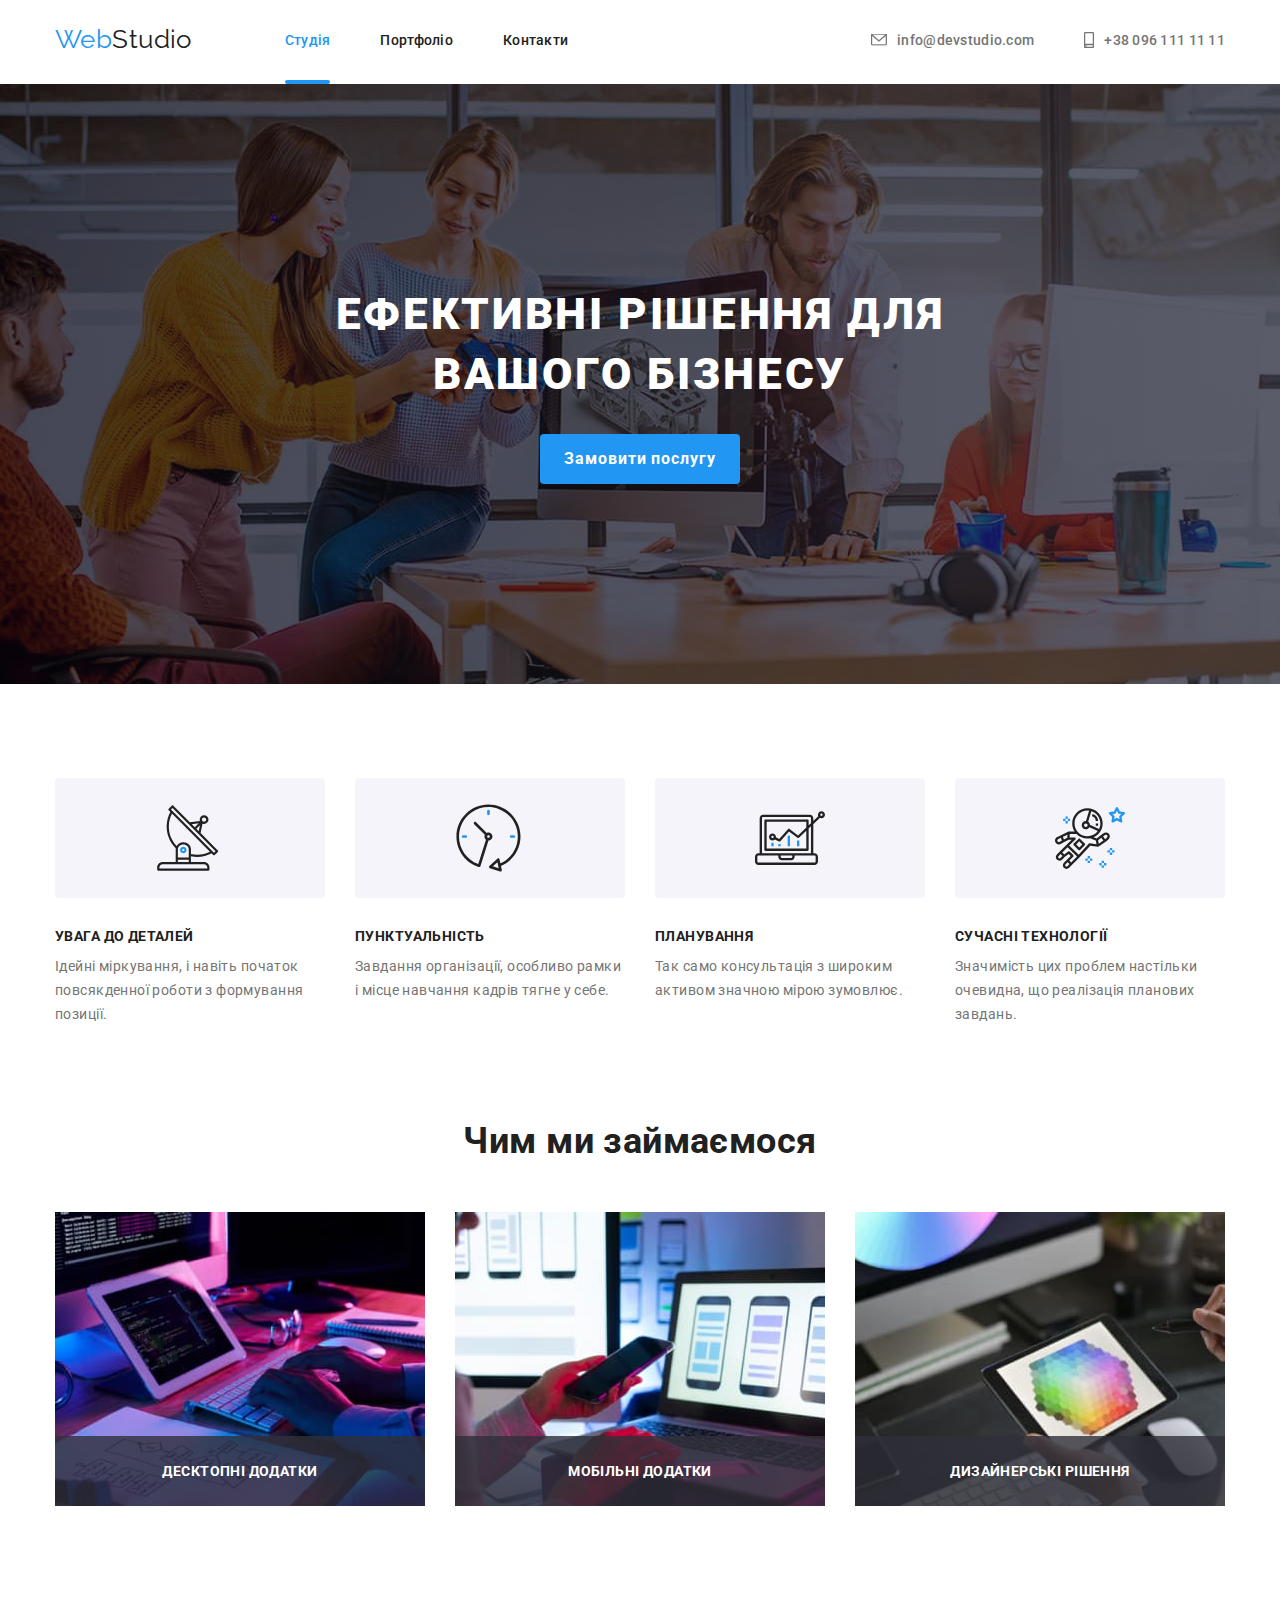
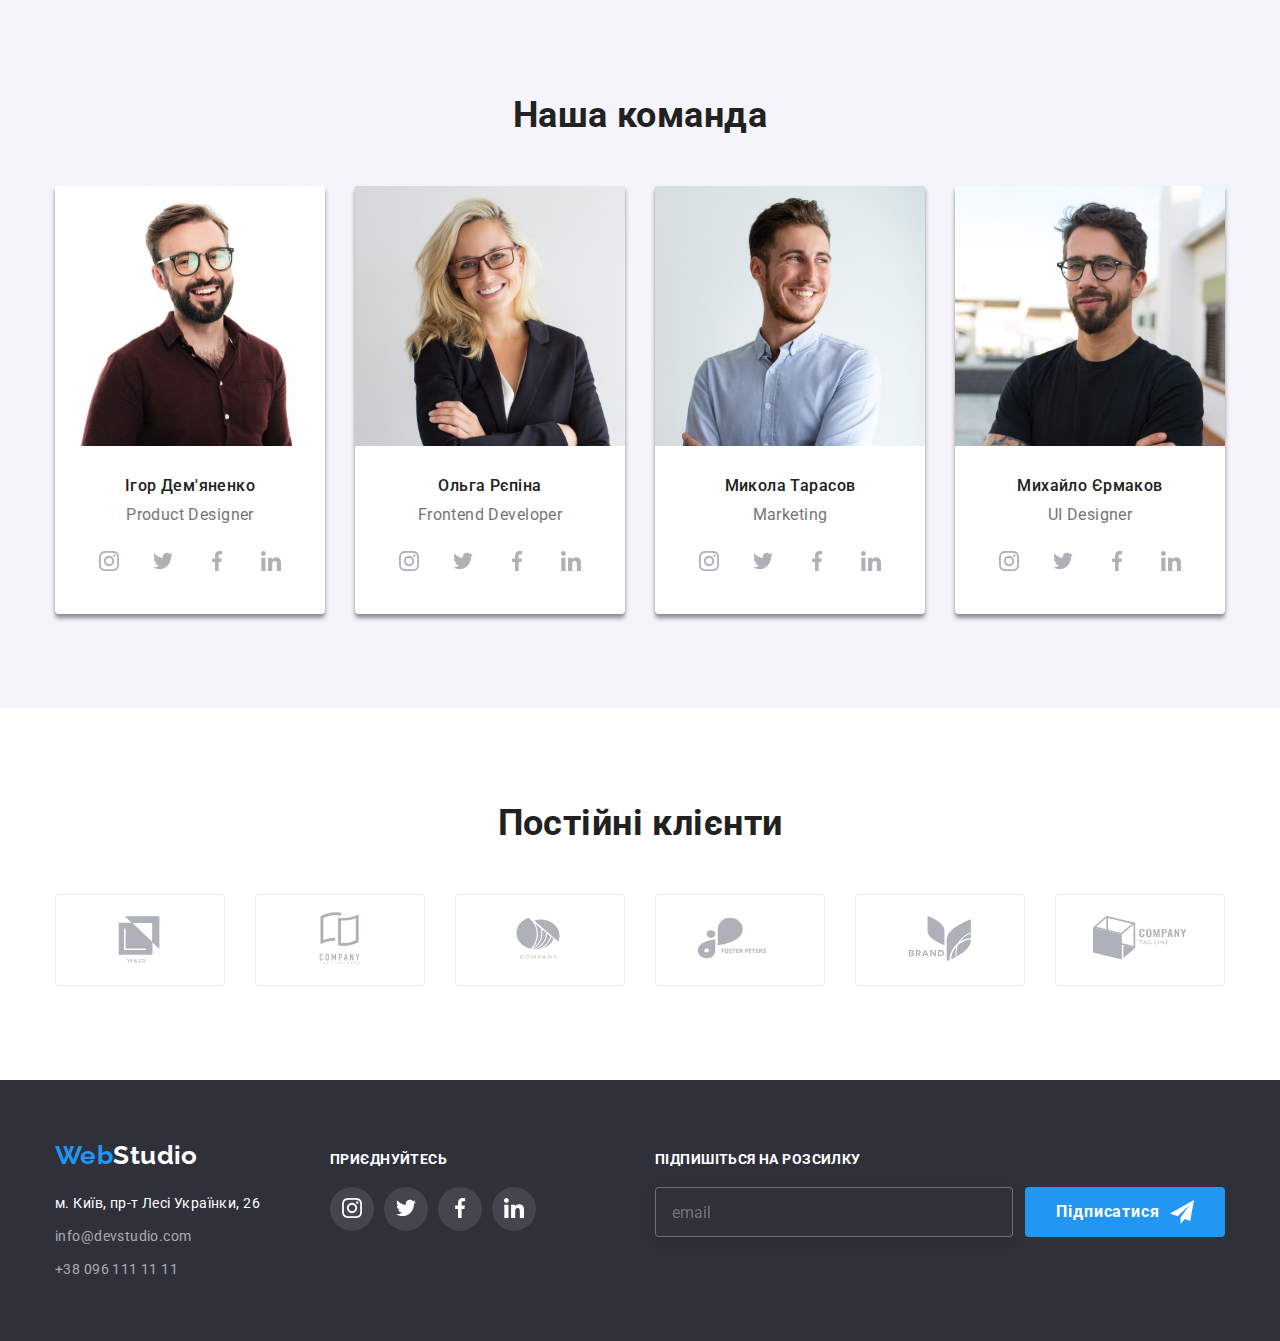
<file: index.html>
<!DOCTYPE html>
<html lang="uk">
<head>
    <meta charset="UTF-8">
    <meta http-equiv="X-UA-Compatible" content="IE=edge">
    <meta name="viewport" content="width=device-width, initial-scale=1.0">
    <title>webstudio</title>
      <link href="https://fonts.googleapis.com/css2?family=Raleway:wght@700&family=Roboto:wght@400;500;700;900&family=Timmana&display=swap" rel="stylesheet">
      <link rel="stylesheet" href="https://cdnjs.cloudflare.com/ajax/libs/modern-normalize/1.1.0/modern-normalize.css" integrity="sha512-Y0MM+V6ymRKN2zStTqzQ227DWhhp4Mzdo6gnlRnuaNCbc+YN/ZH0sBCLTM4M0oSy9c9VKiCvd4Jk44aCLrNS5Q==" crossorigin="anonymous" referrerpolicy="no-referrer">
      <link rel="stylesheet" href="./css/reset.css">
      <link rel="stylesheet" href="./css/main.min.css">
   
  <body class="body">

<!--navigation-->

    <header class="header"> 
      <div class="container">   
        <nav class="header-nav h-nav">
          <a href="./index.html" class="nav-web h-nav">Web<span class="nav-studio">Studio</span></a>    
            <ul class="nav-menu h-nav">
              <li class="h-nav__current"><a href="./index.html" class="menu-link current">Студія</a></li>
              <li><a href="./portfolio.html" class="menu-link">Портфоліо</a></li>
              <li><a href="#Контакти" class="menu-contacts ">Контакти</a></li>
            </ul>
            <ul class="nav-contacts h-nav">
              <li class="navigations"><a href="#info@devstudio.com" class="contacts-mail contacts">
                  <svg class="mail-icon">
                    <use href="./img/icons.svg#icon-envelope" class="icon-envelope contacts" width="16" height="12"></use>
                  </svg>
                info@devstudio.com</a></li>
              <li class="navigations"><a href="#tel:+380961111111" class="contacts-phone contacts">
                <svg class="phone-icon">
                  <use href="./img/icons.svg#icon-phone" 
                    class="icon-phone contacts" width="10" height="16">
                  </use>
                </svg>
                +38 096 111 11 11</a></li>
            </ul>
        </nav>
      </div>
    </header>

<!--launnch-->

    <section class="main-launnch background">
      <div class="container">
        <h1 class="slogan-launnch">Ефективні рішення для вашого бізнесу</h1>
        <button class="launnch-button" data-modal-open>Замовити послугу</button>
      </div>
    </section>

<!--modal-window-with-backdrop-->

    <div class="modal__backdrop is-hidden" data-modal>
      <div class="modal__window">
        <button class="modal__buttonclose" data-modal-close>
            <svg class="modal__close" width="30" height="30">
              <use href="./img/icons.svg#icon-close" 
                class="chart-icon">
              </use>
            </svg>
          <svg class="close__vectorsvg" width="11" height="11">
            <use href="./img/icons.svg#icon-vectorclose" 
              class="chart-icon">
            </use>
          </svg>
        </button> 

<!--modal-window-form-->

        <form action="placing-an-order" class="form">
          <div class="form__group">
            <p class="form__title">
              Залиште свої дані, ми вам передзвонимо
            </p>
            <label for="name" class="form__name">Ім'я</label>
              <fieldset class="form__box"> 
              <input type="text" name="username" id="name" required autofocus class="form__input">
                <svg class="form__svg" width="18" height="18">
                  <use href="./img/icons.svg#icon-personblack" 
                    class="form-icon">
                  </use>
                </svg> 
              </fieldset>
                <label for="tel" class="form__name">Телефон</label>
              <fieldset class="form__box">
                <svg class="form__svg" width="18" height="18">
                  <use href="./img/icons.svg#icon-phoneblack" 
                    class="form-icon">
                  </use>
                </svg> 
                <input type="tel" name="phone_number" id="tel" required
                minlength="10" maxlength="13" class="form__input">
              </fieldset>
                <label for="mailbox" class="form__name">Пошта</label>
              <fieldset class="form__box">
                <input type="email" name="email" id="mailbox" required class="form__input">
                <svg class="form__svg" width="18" height="18">
                  <use href="./img/icons.svg#icon-emailblack" 
                    class="form-icon">
                  </use>
                </svg> 
              </fieldset>
            <label for="coment" class="form__name">Коментар</label>
              <div class="form__coment"> 
                <textarea name="feedback" rows="7" id="coment"
                placeholder="Введіть текст" class="form__text"></textarea>
              </div>
          <div class="form__checked">
            <label for="chec" class="form__paragraf">
              <input type="checkbox" checked required  class="form__chec" id="chec">
              <span class="form__icon"></span>
              <svg class="form__checsvg" width="16" height="15">
                <use href="./img/icons.svg#icon-check" 
                  class="">
                </use>
              </svg>
              Погоджуюся з розсилкою та приймаю
                  <a href="contract" class="form__contract">
                    Умови договору
                  </a>
            </label> 
            </div>
            <button type="submit" class="form__buttonsend">Відправити</button>
          </div>
        </form>
      </div>
    </div>

<!--our advantages-->

    <section class="section">
      <div class="container">
        <h2 class="invisible">Section</h2>
        <ul class= "text-item">
          <li class="item">
            <div class="item-svg">
              <svg class="svg-antena svg">
                <use href="./img/icons.svg#icon-antena" 
                  class="antena-icon" width="65.32" height="70">
                </use>
              </svg> 
            </div>  
              <h3 class="advantages-title">УВАГА ДО ДЕТАЛЕЙ</h3>
              <p class="advantages-parag">Ідейні міркування, і навіть початок повсякденної
                роботи з формування позиції.
              </p>
          </li>
          <li class="item">
            <div class="item-svg">
              <svg class="svg-watch svg">
                <use href="./img/icons.svg#icon-watch" 
                  class="watch-icon" width="66.96" height="70">
                </use>
              </svg> 
            </div>  
            <h3 class="advantages-title">ПУНКТУАЛЬНІСТЬ</h3>
          <p class="advantages-parag">Завдання організації, особливо рамки і місце навчання кадрів тягне у себе.</p></li>
          <li class="item">
            <div class="item-svg">
              <svg class="svg-chart svg">
                <use href="./img/icons.svg#icon-chart" 
                  class="chart-icon" width="70" height="70">
                </use>
              </svg> 
            </div>  
            <h3 class="advantages-title">ПЛАНУВАННЯ</h3>
          <p class="advantages-parag">Так само консультація з широким активом значною мірою зумовлює.</p></li>
          <li class="item">
            <div class="item-svg">
              <svg class="svg-astro svg">
                <use href="./img/icons.svg#icon-astro" 
                  class="astro-icon" width="70" height="70">
                </use>
              </svg> 
            </div>  
            <h3 class="advantages-title">СУЧАСНІ ТЕХНОЛОГІЇ</h3>
          <p class="advantages-parag">Значимість цих проблем настільки очевидна, що реалізація планових завдань.</p></li>
        </ul>
      </div>
    </section>

<!--what we do-->

    <section class="we-do">
            <div class="container">
              <h2 class="what-title">Чим ми займаємося</h2>
                <ul class="what-we">
                  <li class="what-we-item">
                    <div class="what-we-wrapper">
                      <img src="./img/img1/img1.jpg" alt="illustration of the work 1" width="370" height="294">
                      <div class="what-we__overlay">
                        <p class="what-we__mark">Десктопні додатки</p>
                      </div>
                    </div>
                  </li>
                  <li class="what-we-item">
                    <div class="what-we-wrapper">  
                      <img src="./img/img1/img2.jpg" alt="illustration of the work 2" width="370" height="294">
                      <div class="what-we__overlay">
                        <p class="what-we__mark">Мобільні додатки</p>
                      </div>
                    </div>
                  </li>
                  <li class="what-we-item">
                    <div class="what-we-wrapper">  
                      <img src="./img/img1/img3.jpg" alt="illustration of the work 3" width="370" height="294">
                      <div class="what-we__overlay">
                        <p class="what-we__mark">Дизайнерські рішення</p>
                      </div>
                    </div>
                  </li>
                </ul>
            </div>
    </section>

<!--our-team-->

    <section class="team section">
        <div class="container">
          <h2 class="our-team">Наша команда</h2>
            
          <ul class="grid">
            <li class="team-part"><img src="./img/img1/img4.jpg" alt="Product Designer" width="270" height="260">
                <div class="team-wrapper">
                  <h3 class="team-name">Ігор Дем'яненко</h3>
                  <p class="team-position">Product Designer</p>

<!--link-->  
                
                  <ul class="list-team">
                    <li class="list-team__item">
                      <a href="insta" class="list-team__link">
                        <svg class="list-team__icon" width="20" height="20">
                          <use href="./img/icons.svg#icon-insta" 
                            class="list-team__svg">
                          </use>
                        </svg> 
                      </a>
                    </li>
                    <li class="list-team__item">
                      <a href="twitter" class="list-team__link">
                        <svg class="list-team__icon" width="20" height="20">
                          <use href="./img/icons.svg#icon-twitter" 
                            class="list-team__svg">
                          </use>
                        </svg> 
                      </a>
                    </li>
                    <li class="list-team__item">
                      <a href="facebook" class="list-team__link">
                        <svg class="list-team__icon" width="20" height="20">
                          <use href="./img/icons.svg#icon-facebook" 
                            class="list-team__svg">
                          </use>
                        </svg> 
                      </a>
                    </li>
                    <li class="list-team__item">
                      <a href="others" class="list-team__link">
                        <svg class="list-team__icon" width="20" height="20">
                          <use href="./img/icons.svg#icon-others" 
                            class="list-team__svg">
                          </use>
                        </svg> 
                      </a>
                    </li>
                  </ul>
                </div>
              </li>

              <li class="team-part"><img src="./img/img1/img5.jpg" alt="Frontend Developer" width="270" height="260">
                <div class="team-wrapper">
                  <h3 class="team-name">Ольга Рєпіна</h3>
                  <p class="team-position">Frontend Developer</p>
            
<!--link--> 

                  <ul class="list-team">
                    <li class="list-team__item">
                      <a href="insta" class="list-team__link">
                        <svg class="list-team__icon" width="20" height="20">
                          <use href="./img/icons.svg#icon-insta" 
                            class="list-team__svg">
                          </use>
                        </svg> 
                      </a>
                    </li>
                    <li class="list-team__item">
                      <a href="twitter" class="list-team__link">
                        <svg class="list-team__icon" width="20" height="20">
                          <use href="./img/icons.svg#icon-twitter" 
                            class="list-team__svg">
                          </use>
                        </svg> 
                      </a>
                    </li>
                    <li class="list-team__item">
                      <a href="facebook" class="list-team__link">
                        <svg class="list-team__icon" width="20" height="20">
                          <use href="./img/icons.svg#icon-facebook" 
                            class="list-team__svg">
                          </use>
                        </svg> 
                      </a>
                    </li>
                    <li class="list-team__item">
                      <a href="others" class="list-team__link">
                        <svg class="list-team__icon" width="20" height="20">
                          <use href="./img/icons.svg#icon-others" 
                            class="list-team__svg">
                          </use>
                        </svg> 
                      </a>
                    </li> 
                  </ul>
                </div>
              </li>

              <li class="team-part"><img src="./img/img1/img6.jpg" alt="Marketing" width="270" height="260">
                <div class="team-wrapper">
                  <h3 class="team-name">Микола Тарасов</h3>
                  <p class="team-position">Marketing</p>

<!--link-->  
              
                  <ul class="list-team">
                    <li class="list-team__item">
                      <a href="insta" class="list-team__link">
                        <svg class="list-team__icon" width="20" height="20">
                          <use href="./img/icons.svg#icon-insta" 
                            class="list-team__svg">
                          </use>
                        </svg> 
                      </a>
                    </li>
                    <li class="list-team__item">
                      <a href="twitter" class="list-team__link">
                        <svg class="list-team__icon" width="20" height="20">
                          <use href="./img/icons.svg#icon-twitter" 
                            class="list-team__svg">
                          </use>
                        </svg> 
                      </a>
                    </li>
                    <li class="list-team__item">
                      <a href="facebook" class="list-team__link">
                        <svg class="list-team__icon" width="20" height="20">
                          <use href="./img/icons.svg#icon-facebook" 
                            class="list-team__svg">
                          </use>
                        </svg> 
                      </a>
                    </li>
                    <li class="list-team__item">
                      <a href="others" class="list-team__link">
                        <svg class="list-team__icon" width="20" height="20">
                          <use href="./img/icons.svg#icon-others" 
                            class="list-team__svg">
                          </use>
                        </svg> 
                      </a>
                    </li>
                  </ul>
                </div>
              </li>

              <li class="team-part"><img src="./img/img1/img7.jpg" alt="UI Designer" width="270" height="260">
                <div class="team-wrapper">
                  <h3 class="team-name">Михайло Єрмаков</h3>
                  <p class="team-position">UI Designer</p>

<!--link-->  
              
                  <ul class="list-team">
                    <li class="list-team__item">
                      <a href="insta" class="list-team__link">
                        <svg class="list-team__icon" width="20" height="20">
                          <use href="./img/icons.svg#icon-insta" 
                            class="list-team__svg">
                          </use>
                        </svg> 
                      </a>
                    </li>
                    <li class="list-team__item">
                      <a href="twitter" class="list-team__link">
                        <svg class="list-team__icon" width="20" height="20">
                          <use href="./img/icons.svg#icon-twitter" 
                            class="list-team__svg">
                          </use>
                        </svg> 
                      </a>
                    </li>
                    <li class="list-team__item">
                      <a href="facebook" class="list-team__link">
                        <svg class="list-team__icon" width="20" height="20">
                          <use href="./img/icons.svg#icon-facebook" 
                            class="list-team__svg">
                          </use>
                        </svg> 
                      </a>
                    </li>
                    <li class="list-team__item">
                      <a href="others" class="list-team__link">
                        <svg class="list-team__icon" width="20" height="20">
                          <use href="./img/icons.svg#icon-others" 
                            class="list-team__svg">
                          </use>
                        </svg> 
                      </a>
                    </li>
                  </ul>
                </div>
              </li>
          </ul>
        </div>
    </section>

 <!--regular-customers-->

        <section class="section">
          <div class="container">
            <h2 class="our-customers">Постійні клієнти</h2>
      
<!--link-->  
            
          <ul class="list-cust">
            <li class="list-cust__item">
              <a href="insta" class="list-cust__link">
                <svg class="list-cust__icon" width="106" height="60">
                  <use href="./img/icons.svg#icon-logo-one" 
                    class="list-cust__svg">
                  </use>
                </svg> 
              </a>
            </li>
            <li class="list-cust__item">
              <a href="twitter" class="list-cust__link">
                <svg class="list-cust__icon" width="106" height="60">
                  <use href="./img/icons.svg#icon-logo-two" 
                    class="list-cust__svg">
                  </use>
                </svg> 
              </a>
            </li>
            <li class="list-cust__item">
              <a href="facebook" class="list-cust__link">
                <svg class="list-cust__icon" width="106" height="60">
                  <use href="./img/icons.svg#icon-logo-three" 
                    class="list-cust__svg">
                  </use>
                </svg> 
              </a>
            </li>
            <li class="list-cust__item">
              <a href="others" class="list-cust__link">
                <svg class="list-cust__icon" width="106" height="60">
                  <use href="./img/icons.svg#icon-logo-four" 
                    class="list-cust__svg">
                  </use>
                </svg> 
              </a>
            </li>
            <li class="list-cust__item">
              <a href="facebook" class="list-cust__link">
                <svg class="list-cust__icon" width="106" height="60">
                  <use href="./img/icons.svg#icon-logo-five" 
                    class="list-cust__svg">
                  </use>
                </svg> 
              </a>
            </li>
            <li class="list-cust__item">
              <a href="others" class="list-cust__link">
                <svg class="list-cust__icon" width="106" height="60">
                  <use href="./img/icons.svg#icon-logo-six" 
                    class="list-cust__svg">
                  </use>
                </svg> 
              </a>
            </li>
          </ul> 
      </div>
    </section>

<!--page footer-->
    
<footer class="page-footer">
  <div class="container footer-in">
    <div>
    <a class="footer-web">Web<span class="footer-stud">Studio</span></a>
    <address class="footer-address">
            <ul class="footer-address-list">
              <li class="footer-adres"><a href="https://www.google.com/search?q=%D0%BC.+%D0%BA%D0%B8%D1%97%D0%B2+%D0%BF%D1%80-%D1%82+%D0%BB%D0%B5%D1%81%D1%96" class="address-location">м. Київ, пр-т Лесі Українки, 26</a></li>   
              <li class="footer-adres"><a href="#info@devstudio.com" class="address-mail">info@devstudio.com</a></li>
              <li class="footer-adres"><a href="+380961111111" class="address-phone">+38 096 111 11 11</a></li>
            </ul>
      </address>
    </div>
    
    <!--footer-join-link-->
    
    <div class="join">
      <p class="join-title">приєднуйтесь</p>
      <ul class="join-list">
        <li class="join-list__item">
          <a href="insta" class="join-list__link">
            <svg class="join-list__icon" width="20" height="20">
              <use href="./img/icons.svg#icon-insta" 
                class="join-list__svg">
              </use>
            </svg> 
          </a>
        </li>
        <li class="join-list__item">
          <a href="twitter" class="join-list__link">
            <svg class="join-list__icon" width="20" height="20">
              <use href="./img/icons.svg#icon-twitter" 
                class="join-list__svg">
              </use>
            </svg> 
          </a>
        </li>
        <li class="join-list__item">
          <a href="facebook" class="join-list__link">
            <svg class="join-list__icon" width="20" height="20">
              <use href="./img/icons.svg#icon-facebook" 
                class="join-list__svg">
              </use>
            </svg> 
          </a>
        </li>
        <li class="join-list__item">
          <a href="others" class="join-list__link">
            <svg class="join-list__icon" width="20" height="20">
              <use href="./img/icons.svg#icon-others" 
                class="join-list__svg">
              </use>
            </svg> 
          </a>
        </li>
      </ul>
    </div>

<!--footer-customer-form-->

    <form class="send">
      <div>
        <p class="send__title">Підпишіться на розсилку</p>
        <input type="email" name="email" required placeholder="email" class="send__input">
      </div>
      <button type="submit" class="send__button">
        Підписатися
        <svg class="send__svg" width="24" height="24">
          <use href="./img/icons.svg#icon-send" 
            class="send__icon">
          </use>
        </svg>    
      </button>    
    </form>
  </div>
</footer>
    <script src="./js/modal.js"></script>
  </body>
</html>
</file>
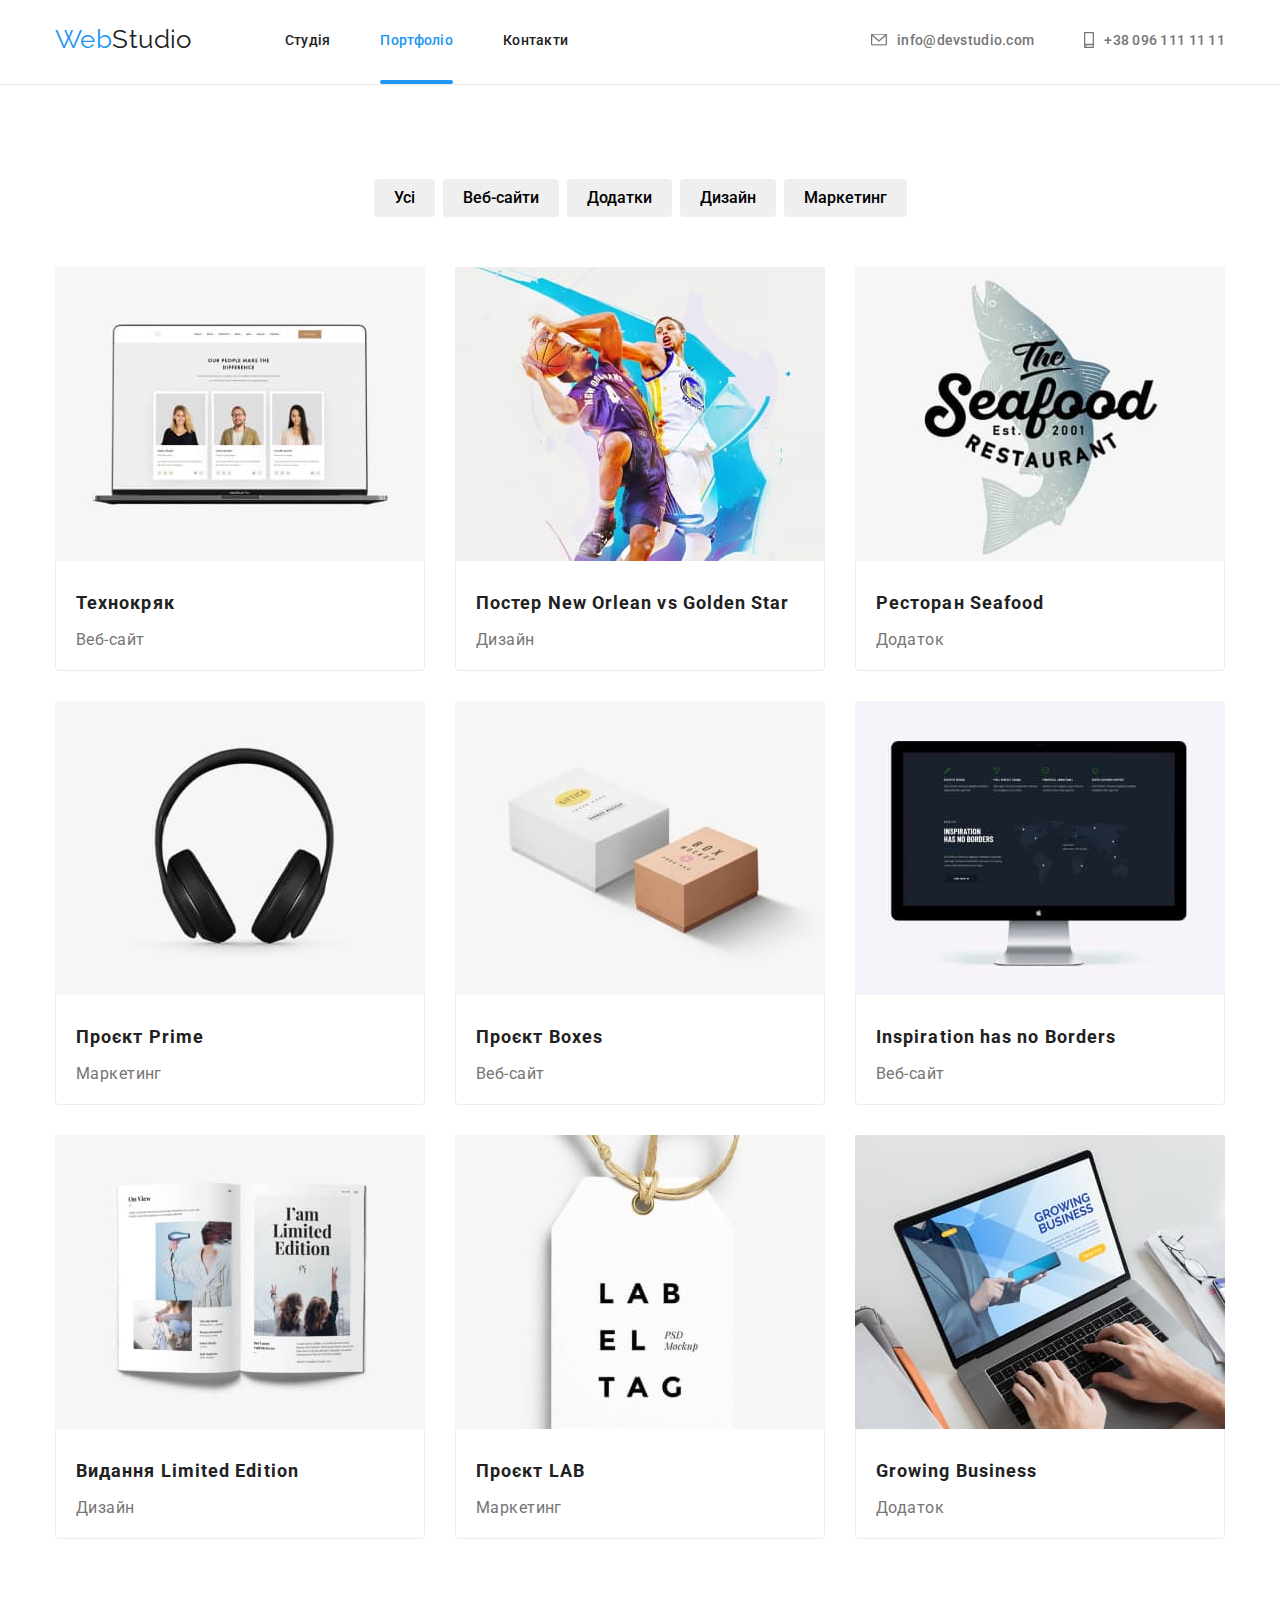
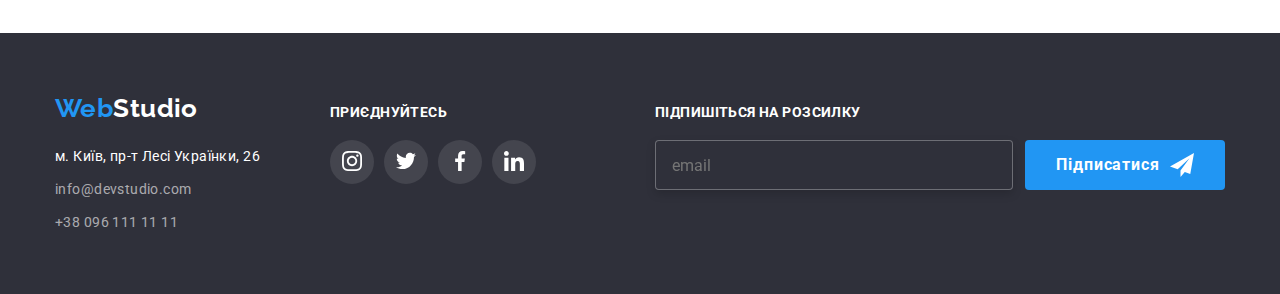
<file: portfolio.html>
<!DOCTYPE html>
<html lang="uk">
<head>
    <meta charset="UTF-8">
    <meta http-equiv="X-UA-Compatible" content="IE=edge">
    <meta name="viewport" content="width=device-width, initial-scale=1.0">
    <title>portfolio</title>
<link href="https://fonts.googleapis.com/css2?family=Raleway:wght@700&family=Roboto:wght@400;500;700;900&family=Timmana&display=swap" rel="stylesheet">
<link rel="stylesheet" href="https://cdnjs.cloudflare.com/ajax/libs/modern-normalize/1.1.0/modern-normalize.css" integrity="sha512-Y0MM+V6ymRKN2zStTqzQ227DWhhp4Mzdo6gnlRnuaNCbc+YN/ZH0sBCLTM4M0oSy9c9VKiCvd4Jk44aCLrNS5Q==" crossorigin="anonymous" referrerpolicy="no-referrer">
    <link rel="stylesheet" href="./css/reset.css">
    <link rel="stylesheet" href="./css/main.min.css">
    <body class="body">

<!--portfolio-navigation-->

<header class="hero-one line"> 
  <div class="container">   
    <nav class="header-nav h-nav">
        <a href="./index.html" class="nav-web h-nav">Web<span class="nav-studio">Studio</span></a>    
        <ul class="nav-menu h-nav">
          <li><a href="./index.html" class="menu-link">Студія</a></li>
          <li class="h-nav__current"><a href="./portfolio.html" class="menu-link current">Портфоліо</a></li>
          <li><a href="#Контакти" class="menu-contacts">Контакти</a></li>
        </ul>
        <ul class="nav-contacts h-nav">
          <li><a href="#info@devstudio.com" class="contacts-mail contacts">
              <svg class="mail-icon">
                <use href="./img/icons.svg#icon-envelope" class="icon-envelope" width="16" height="12"></use>
              </svg>
            info@devstudio.com</a></li>
          <li><a href="#tel:+380961111111" class="contacts-phone contacts">
            <svg class="phone-icon">
              <use href="./img/icons.svg#icon-phone" 
                class="icon-phone" width="10" height="16">
              </use>
            </svg>
            +38 096 111 11 11</a></li>
        </ul>
    </nav>
  </div>
</header>

        <!--portfolio-launnch-->

    <section class="section">
      <div class="container">   
        <ul class="launnch">
            <li><button class="but-laun">Усі</button></li>
            <li><button class="but-laun">Веб-сайти</button></li>
            <li><button class="but-laun">Додатки</button></li>
            <li><button class="but-laun">Дизайн</button></li>
            <li><button class="but-laun">Маркетинг</button></li>
        </ul>

<!--portfolio-table-of-contents-->
          
            <ul class="table-list">
              <li>
                <a href="applications" class="table-list__itym">
                  <div class="table-list__overlay i">
                    <img src="./img/img2/img1.jpg" alt="laptop" 
                    width="370" height="294">
                    <div class="table-list__infobox">
                      <p class="table-list__infotext">
                        Ресурс пропонує комплексні пропозиції з різним рівнем
                        функціоналу та сервісів. Все це дозволить відвідувачу
                        отримати вичерпні відомості про компанію чи приватну 
                        особу.
                      </p>
                    </div>
                  </div>
                    <div class="table-list__wrapper">
                        <h2 class="table-list__title">Технокряк</h2>
                        <p class="table-list__tex">Веб-сайт</p>
                    </div>
                </a>
              </li>
            <li>
              <a href="applications" class="table-list__itym">
                <div class="table-list__overlay i">
                  <img src="./img/img2/img2.jpg" alt="basketball players" 
                  width="370" height="294">
                  <div class="table-list__infobox">
                    <p class="table-list__infotext">
                      Ресурс пропонує комплексні пропозиції з різним рівнем
                      функціоналу та сервісів. Все це дозволить відвідувачу
                      отримати вичерпні відомості про компанію чи приватну 
                      особу.
                    </p>
                  </div>
                </div>
                  <div class="table-list__wrapper">
                      <h2 class="table-list__title">Постер New Orlean vs Golden Star</h2>
                      <p class="table-list__tex">Дизайн</p>
                  </div>
              </a>
            </li>
            <li>
              <a href="applications" class="table-list__itym">
                <div class="table-list__overlay i">
                  <img src="./img/img2/img3.jpg" alt="logo the seefood resaurant" 
                  width="370" height="294">
                  <div class="table-list__infobox">
                    <p class="table-list__infotext">
                      Ресурс пропонує комплексні пропозиції з різним рівнем
                      функціоналу та сервісів. Все це дозволить відвідувачу
                      отримати вичерпні відомості про компанію чи приватну 
                      особу.
                    </p>
                  </div>
                </div>
                  <div class="table-list__wrapper">
                      <h2 class="table-list__title">Ресторан Seafood</h2>
                      <p class="table-list__tex">Додаток</p>
                  </div>
              </a>
            </li>
            <li>
              <a href="applications" class="table-list__itym">
                <div class="table-list__overlay i">
                  <img src="./img/img2/img4.jpg" alt="headphones" 
                  width="370" height="294">
                  <div class="table-list__infobox">
                    <p class="table-list__infotext">
                      Ресурс пропонує комплексні пропозиції з різним рівнем
                      функціоналу та сервісів. Все це дозволить відвідувачу
                      отримати вичерпні відомості про компанію чи приватну 
                      особу.
                    </p>
                  </div>
                </div>
                  <div class="table-list__wrapper">
                      <h2 class="table-list__title">Проєкт Prime</h2>
                      <p class="table-list__tex">Маркетинг</p>
                  </div>
              </a>
            </li>
            <li>
              <a href="applications" class="table-list__itym">
                <div class="table-list__overlay i">
                  <img src="./img/img2/img5.jpg" alt="2 boxes" 
                  width="370" height="294">
                  <div class="table-list__infobox">
                    <p class="table-list__infotext">
                      Ресурс пропонує комплексні пропозиції з різним рівнем
                      функціоналу та сервісів. Все це дозволить відвідувачу
                      отримати вичерпні відомості про компанію чи приватну 
                      особу.
                    </p>
                  </div>
                </div>
                  <div class="table-list__wrapper">
                      <h2 class="table-list__title">Проєкт Boxes</h2>
                      <p class="table-list__tex">Веб-сайт</p>
                  </div>
              </a>
            </li>
            <li>
              <a href="applications" class="table-list__itym">
                <div class="table-list__overlay i">
                  <img src="./img/img2/img6.jpg" alt="monitor" 
                  width="370" height="294">
                  <div class="table-list__infobox">
                    <p class="table-list__infotext">
                      Ресурс пропонує комплексні пропозиції з різним рівнем
                      функціоналу та сервісів. Все це дозволить відвідувачу
                      отримати вичерпні відомості про компанію чи приватну 
                      особу.
                    </p>
                  </div>
                </div>
                  <div class="table-list__wrapper">
                      <h2 class="table-list__title">Inspiration has no Borders</h2>
                      <p class="table-list__tex">Веб-сайт</p>
                  </div>
              </a>
            </li>
            <li>
              <a href="applications" class="table-list__itym">
                <div class="table-list__overlay i">
                  <img src="./img/img2/img7.jpg" alt="book pages" 
                  width="370" height="294">
                  <div class="table-list__infobox">
                    <p class="table-list__infotext">
                      Ресурс пропонує комплексні пропозиції з різним рівнем
                      функціоналу та сервісів. Все це дозволить відвідувачу
                      отримати вичерпні відомості про компанію чи приватну 
                      особу.
                    </p>
                  </div>
                </div>
                  <div class="table-list__wrapper">
                      <h2 class="table-list__title">Видання Limited Edition</h2>
                      <p class="table-list__tex">Дизайн</p>
                  </div>
              </a>
            </li>
            <li>
              <a href="applications" class="table-list__itym">
                <div class="table-list__overlay i">
                  <img src="./img/img2/img8.jpg" alt="label" 
                  width="370" height="294">
                  <div class="table-list__infobox">
                    <p class="table-list__infotext">
                      Ресурс пропонує комплексні пропозиції з різним рівнем
                      функціоналу та сервісів. Все це дозволить відвідувачу
                      отримати вичерпні відомості про компанію чи приватну 
                      особу.
                    </p>
                  </div>
                </div>
                  <div class="table-list__wrapper">
                      <h2 class="table-list__title">Проєкт LAB</h2>
                      <p class="table-list__tex">Маркетинг</p>
                  </div>
              </a>
            </li>
            <li>
              <a href="applications" class="table-list__itym">
                <div class="table-list__overlay i">
                  <img src="./img/img2/img9.jpg" alt="working on a leptop" 
                  width="370" height="294">
                  <div class="table-list__infobox">
                    <p class="table-list__infotext">
                      Ресурс пропонує комплексні пропозиції з різним рівнем
                      функціоналу та сервісів. Все це дозволить відвідувачу
                      отримати вичерпні відомості про компанію чи приватну 
                      особу.
                    </p>
                  </div>
                </div>
                  <div class="table-list__wrapper">
                      <h2 class="table-list__title">Growing Business</h2>
                      <p class="table-list__tex">Додаток</p>
                  </div>
              </a>
            </li>
            </ul>
          </div>
        </section>
    
<!--page footer-->
    
<footer class="page-footer">
  <div class="container footer-in">
    <div>
    <a class="footer-web">Web<span class="footer-stud">Studio</span></a>
    <address class="footer-address">
            <ul class="footer-address-list">
              <li class="footer-adres"><a href="https://www.google.com/search?q=%D0%BC.+%D0%BA%D0%B8%D1%97%D0%B2+%D0%BF%D1%80-%D1%82+%D0%BB%D0%B5%D1%81%D1%96" class="address-location">м. Київ, пр-т Лесі Українки, 26</a></li>   
              <li class="footer-adres"><a href="#info@devstudio.com" class="address-mail">info@devstudio.com</a></li>
              <li class="footer-adres"><a href="+380961111111" class="address-phone">+38 096 111 11 11</a></li>
            </ul>
      </address>
    </div>
    
    <!--footer-join-link-->
    
    <div class="join">
      <p class="join-title">приєднуйтесь</p>
      <ul class="join-list">
        <li class="join-list__item">
          <a href="insta" class="join-list__link">
            <svg class="join-list__icon" width="20" height="20">
              <use href="./img/icons.svg#icon-insta" 
                class="join-list__svg">
              </use>
            </svg> 
          </a>
        </li>
        <li class="join-list__item">
          <a href="twitter" class="join-list__link">
            <svg class="join-list__icon" width="20" height="20">
              <use href="./img/icons.svg#icon-twitter" 
                class="join-list__svg">
              </use>
            </svg> 
          </a>
        </li>
        <li class="join-list__item">
          <a href="facebook" class="join-list__link">
            <svg class="join-list__icon" width="20" height="20">
              <use href="./img/icons.svg#icon-facebook" 
                class="join-list__svg">
              </use>
            </svg> 
          </a>
        </li>
        <li class="join-list__item">
          <a href="others" class="join-list__link">
            <svg class="join-list__icon" width="20" height="20">
              <use href="./img/icons.svg#icon-others" 
                class="join-list__svg">
              </use>
            </svg> 
          </a>
        </li>
      </ul>
    </div>

<!--footer-customer-form-->

    <div class="send">
      <div>
        <p class="send__title">Підпишіться на розсилку</p>
        <input type="email" name="email" required placeholder="email" class="send__input">
      </div>
      <button type="submit" class="send__button">
        Підписатися
        <svg class="send__svg" width="24" height="24">
          <use href="./img/icons.svg#icon-send" 
            class="send__icon">
          </use>
        </svg>    
      </button>    
    </div>
  </div>
</footer>
</body>
</html>
</file>
<file: css/main.min.css>
.table-list__wrapper {
  -webkit-transition: border 250ms cubic-bezier(0.4, 0, 0.2, 1);
  -o-transition: border 250ms cubic-bezier(0.4, 0, 0.2, 1);
  transition: border 250ms cubic-bezier(0.4, 0, 0.2, 1);
}

.form__icon, .form__paragraf, .form__coment, .form__box, .h-nav__current::after {
  -webkit-transition: border-color 250ms cubic-bezier(0.4, 0, 0.2, 1);
  -o-transition: border-color 250ms cubic-bezier(0.4, 0, 0.2, 1);
  transition: border-color 250ms cubic-bezier(0.4, 0, 0.2, 1);
}

.but-laun, .footer-stud, .address-location, .footer-web, .launnch-button, .menu-link,
.menu-contacts,
.contacts, .nav-studio, .nav-web {
  -webkit-transition: color 250ms cubic-bezier(0.4, 0, 0.2, 1);
  -o-transition: color 250ms cubic-bezier(0.4, 0, 0.2, 1);
  transition: color 250ms cubic-bezier(0.4, 0, 0.2, 1);
}

.but-laun, .join-list__link, .list-cust__link, .list-team__link, .form__icon, .launnch-button {
  -webkit-transition: background-color 250ms cubic-bezier(0.4, 0, 0.2, 1);
  -o-transition: background-color 250ms cubic-bezier(0.4, 0, 0.2, 1);
  transition: background-color 250ms cubic-bezier(0.4, 0, 0.2, 1);
}

.table-list__itym, .but-laun, .send__button, .send__input, .join-list__link, .list-cust__link, .list-team__link, .form__buttonsend, .launnch-button {
  -webkit-transition: -webkit-box-shadow 250ms cubic-bezier(0.4, 0, 0.2, 1);
  transition: -webkit-box-shadow 250ms cubic-bezier(0.4, 0, 0.2, 1);
  -o-transition: box-shadow 250ms cubic-bezier(0.4, 0, 0.2, 1);
  transition: box-shadow 250ms cubic-bezier(0.4, 0, 0.2, 1);
  transition: box-shadow 250ms cubic-bezier(0.4, 0, 0.2, 1), -webkit-box-shadow 250ms cubic-bezier(0.4, 0, 0.2, 1);
}

.join-list__svg, .list-cust__svg, .list-team__svg, .form-icon, .close__vectorsvg, .phone-icon, .mail-icon {
  -webkit-transition: fill 250ms cubic-bezier(0.4, 0, 0.2, 1);
  -o-transition: fill 250ms cubic-bezier(0.4, 0, 0.2, 1);
  transition: fill 250ms cubic-bezier(0.4, 0, 0.2, 1);
}

.close__vectorsvg, .phone-icon, .mail-icon {
  -webkit-transition: stroke 250ms cubic-bezier(0.4, 0, 0.2, 1);
  -o-transition: stroke 250ms cubic-bezier(0.4, 0, 0.2, 1);
  transition: stroke 250ms cubic-bezier(0.4, 0, 0.2, 1);
}

.modal__window, .is-hidden, .modal__backdrop {
  -webkit-transition: opacity 250ms cubic-bezier(0.4, 0, 0.2, 1), visibility 250ms cubic-bezier(0.4, 0, 0.2, 1);
  -o-transition: opacity 250ms cubic-bezier(0.4, 0, 0.2, 1), visibility 250ms cubic-bezier(0.4, 0, 0.2, 1);
  transition: opacity 250ms cubic-bezier(0.4, 0, 0.2, 1), visibility 250ms cubic-bezier(0.4, 0, 0.2, 1);
}

.table-list__itym:hover, .table-list__itym:active, .list-cust__link:hover, .list-cust__link:focus,
.list-cust__link:active, .form__buttonsend:hover, .form__buttonsend:focus, .form__buttonsend:active {
  -webkit-box-shadow: 0px 1px 1px rgba(0, 0, 0, 0.12), 0px 4px 4px rgba(0, 0, 0, 0.06), 1px 4px 6px rgba(0, 0, 0, 0.16);
          box-shadow: 0px 1px 1px rgba(0, 0, 0, 0.12), 0px 4px 4px rgba(0, 0, 0, 0.06), 1px 4px 6px rgba(0, 0, 0, 0.16);
}

.send__button:hover, .send__button:focus, .send__button:active, .send__input:hover, .send__input:focus, .send__input:active, .join-list__link:hover, .join-list__link:focus, .join-list__link:active, .launnch-button:hover, .launnch-button:focus, .launnch-button:active {
  -webkit-box-shadow: 0 0 6px 2px #b7d9f5;
          box-shadow: 0 0 6px 2px #b7d9f5;
}

.but-laun:hover, .but-laun:focus, .but-laun:active, .list-team__link:hover, .list-team__link:focus, .list-team__link:active {
  -webkit-box-shadow: 0 0 6px 2px rgba(37, 36, 36, 0.5);
          box-shadow: 0 0 6px 2px rgba(37, 36, 36, 0.5);
}

.send__button, .join-list, .list-cust, .list-team, .what-we__overlay, .item-svg {
  display: -webkit-box;
  display: -ms-flexbox;
  display: flex;
  -webkit-box-align: center;
      -ms-flex-align: center;
          align-items: center;
  -webkit-box-pack: center;
      -ms-flex-pack: center;
          justify-content: center;
}

.close__vectorsvg {
  position: absolute;
  top: 50%;
  left: 50%;
  -webkit-transform: translate(-50%, -50%);
      -ms-transform: translate(-50%, -50%);
          transform: translate(-50%, -50%);
}

img {
  display: block;
  max-width: 100%;
  height: auto;
}

svg {
  max-width: 100%;
  height: auto;
}

input {
  border: none;
  outline: none;
}

button {
  cursor: pointer;
  border: none;
  border-radius: 4px;
}

textarea, input {
  outline: none;
  border: none;
  resize: none;
}

a {
  text-decoration: none;
}

body {
  font-family: Roboto, sans-serif;
  font-style: normal;
  color: #212121;
  font-size: 14px;
  letter-spacing: 0.03em;
}

.section {
  padding: 94px 0 94px 0;
}

.container {
  margin: 0 auto;
  width: 1200px;
  padding: 0 15px 0 15px;
}

.hero-one.line {
  border-bottom: 1px solid #ECECEC;
}

.menu-link.current {
  color: rgb(33, 150, 243);
}

.h-nav {
  display: -webkit-box;
  display: -ms-flexbox;
  display: flex;
}
.h-nav__current::after {
  content: "";
  display: block;
  border-bottom: 4px solid rgb(33, 150, 243);
  border-radius: 4px;
}

.nav-web {
  font-family: Raleway;
  font-style: normal;
  font-size: 26px;
  line-height: 1.19230769;
  color: rgb(33, 150, 243);
  text-decoration: none;
  margin-right: 93px;
  padding: 24px 0 24px 0;
  display: block;
}
.nav-web:hover, .nav-web:focus, .nav-web:active {
  color: #212121;
}

.nav-studio {
  color: #212121;
}
.nav-studio:hover, .nav-studio:focus, .nav-studio:active {
  color: rgb(33, 150, 243);
}

.nav-menu {
  gap: 50px;
}

.menu-link,
.menu-contacts,
.contacts-mail,
.contacts-phone {
  text-decoration: none;
  color: #212121;
  margin-left: auto;
  font-style: normal;
  font-weight: 500;
  line-height: 1.14285714;
  letter-spacing: 0.02em;
  padding: 32px 0 32px 0;
  display: block;
}

.nav-contacts {
  gap: 50px;
  margin-left: auto;
}

.contacts-mail,
.contacts-phone {
  color: #757575;
  padding-right: 0;
}

.menu-link:hover,
.menu-link:focus,
.menu-link:active,
.menu-contacts:hover,
.menu-contacts:focus,
.menu-contacts:active {
  color: rgb(33, 150, 243);
}

.contacts-phone:hover,
.contacts-phone:focus,
.contacts-phone:active,
.contacts-mail:hover,
.contacts-mail:focus,
.contacts-mail:active {
  color: rgb(33, 150, 243);
}

.contacts {
  display: -webkit-box;
  display: -ms-flexbox;
  display: flex;
  gap: 10px;
  margin-left: auto;
}

.mail-icon {
  fill: currentColor;
  stroke: currentColor;
  width: 16px;
  height: 16px;
  padding: 1.5px 0 0 0;
}

.phone-icon {
  fill: currentColor;
  stroke: currentColor;
  width: 10px;
  height: 16px;
}

.mail-icon:hover,
.mail-icon:focus,
.mail-icon:active,
.phone-icon:hover,
.phone-icon:focus,
.phone-icon:active {
  fill: currentColor;
}

.main-launnch, .background {
  max-width: 1600px;
  min-height: 600px;
  margin-left: auto;
  margin-right: auto;
  background-repeat: no-repeat;
  background-position: center;
  background-size: cover;
  background-image: -webkit-gradient(linear, left top, right top, from(rgba(4, 5, 18, 0.5)), to(rgba(47, 48, 58, 0.5))), url("../img/backgroudportfolio.jpg");
  background-image: -o-linear-gradient(left, rgba(4, 5, 18, 0.5), rgba(47, 48, 58, 0.5)), url("../img/backgroudportfolio.jpg");
  background-image: linear-gradient(to right, rgba(4, 5, 18, 0.5), rgba(47, 48, 58, 0.5)), url("../img/backgroudportfolio.jpg");
}

.main-launnch {
  padding: 200px 0;
  text-align: center;
  background-color: #2F303A;
}

.slogan-launnch {
  width: 696px;
  margin: 0 auto 30px auto;
  font-weight: 900;
  font-size: 44px;
  line-height: 1.36363636;
  letter-spacing: 0.06em;
  text-transform: uppercase;
  color: #FFFFFF;
}

.launnch-button {
  background-color: rgb(33, 150, 243);
  padding: 10px 24px;
  cursor: pointer;
  border: none;
  border-radius: 4px;
  font-weight: 700;
  font-size: 16px;
  letter-spacing: 0.06em;
  line-height: 1.875;
  color: #FFFFFF;
}
.launnch-button:hover, .launnch-button:focus, .launnch-button:active {
  color: currentColor;
  background-color: #FFFFFF;
}

.modal__backdrop {
  position: fixed;
  top: 0;
  left: 0;
  width: 100%;
  height: 100%;
  background: rgba(0, 0, 0, 0.2);
  opacity: 1;
  visibility: visible;
  z-index: 2;
  display: -webkit-box;
  display: -ms-flexbox;
  display: flex;
  -webkit-box-align: center;
      -ms-flex-align: center;
          align-items: center;
  -webkit-box-pack: center;
      -ms-flex-pack: center;
          justify-content: center;
}

.is-hidden {
  opacity: 0;
  visibility: hidden;
  pointer-events: none;
}

.modal__window {
  position: relative;
  padding: 40px;
  width: 528px;
  min-height: 581px;
  background: rgb(255, 255, 255);
  overflow: auto;
  border-radius: 4px;
  z-index: 1;
}

.modal__buttonclose {
  position: absolute;
  top: 0;
  right: 0;
  width: 46px;
  height: 46px;
  padding: 0;
  background: #FFFFFF;
  display: -webkit-box;
  display: -ms-flexbox;
  display: flex;
  -webkit-box-align: center;
      -ms-flex-align: center;
          align-items: center;
  -webkit-box-pack: center;
      -ms-flex-pack: center;
          justify-content: center;
}
.modal__buttonclose:hover .close__vectorsvg, .modal__buttonclose:focus .close__vectorsvg, .modal__buttonclose:active .close__vectorsvg {
  fill: rgb(33, 150, 243);
  stroke: rgb(33, 150, 243);
}

.form__group {
  width: 448px;
}

.form__title {
  width: 100%;
  font-weight: 700;
  font-size: 20px;
  line-height: 1.15;
  text-align: center;
  margin: 0 0 2px 0;
}

.form__name {
  display: block;
  font-weight: 400;
  font-size: 12px;
  line-height: 1.16666667;
  letter-spacing: 0.01em;
  color: #757575;
  margin: 10px 0 4px 0;
}

.form__box {
  position: relative;
  width: 100%;
  height: 40px;
  border: 1px solid #ECECEC;
  border-radius: 4px;
}

.form__svg {
  position: absolute;
  z-index: 2;
  top: 11px;
  left: 12px;
}

.form__input {
  position: absolute;
  z-index: 1;
  top: 11px;
  left: 38px;
  width: 406px;
  font-size: 12px;
  line-height: 1.16666667;
  letter-spacing: 0.01em;
  color: #212121;
  background-color: #FFFFFF;
}

.form__coment {
  width: 100%;
  min-height: 120px;
  overflow: auto;
  padding: 12px 16px;
  border: 1px solid #ECECEC;
  border-radius: 4px;
}

.form__text {
  width: 100%;
  height: 100%;
  font-size: 12px;
  line-height: 1.16666667;
  letter-spacing: 0.01em;
  color: #212121;
  outline: none;
}

.form__checked {
  position: relative;
  width: 100%;
  display: -webkit-box;
  display: -ms-flexbox;
  display: flex;
  -webkit-box-align: center;
      -ms-flex-align: center;
          align-items: center;
  margin: 20px 0 30px 0;
}

.form__paragraf {
  line-height: 1.71428571;
  color: #757575;
  display: contents;
}

.form__chec {
  -moz-appearance: none;
  -webkit-appearance: none;
  -appearance: none;
}
.form__chec:checked + .form__icon {
  background-color: rgb(33, 150, 243);
  border-color: rgb(33, 150, 243);
}

.form__checsvg {
  position: absolute;
  top: 4px;
  left: 13.5px;
  fill: #FFFFFF;
  background-origin: content-box;
}

.form__icon {
  width: 16px;
  height: 15px;
  border: 2px solid #212121;
  border-radius: 4px;
  display: inline-block;
  margin: 0 7px 0 14px;
}

.form__contract {
  color: rgb(33, 150, 243);
  margin-left: 7px;
  text-decoration: underline;
}

.form__buttonsend {
  font-weight: 700;
  font-size: 16px;
  line-height: 1.875;
  color: #FFFFFF;
  display: block;
  -webkit-box-align: center;
      -ms-flex-align: center;
          align-items: center;
  text-align: center;
  letter-spacing: 0.06em;
  background-color: rgb(33, 150, 243);
  width: 200px;
  height: 50px;
  margin: 0 auto;
}
.form__box:focus-within {
  border-color: rgb(33, 150, 243);
  fill: rgb(33, 150, 243);
}

.form__coment:focus-within {
  border-color: rgb(33, 150, 243);
}

.form__box:hover, .form__coment:hover {
  border-color: rgb(33, 150, 243);
  cursor: pointer;
}

.form__box:hover .form-icon, .form__box:focus .form-icon,
.form__box:active .form-icon {
  fill: rgb(33, 150, 243);
}

.invisible {
  display: none;
}

.text-item {
  display: -webkit-box;
  display: -ms-flexbox;
  display: flex;
  -webkit-column-gap: 30px;
     -moz-column-gap: 30px;
          column-gap: 30px;
}

.advantages-title {
  font-weight: 700;
  line-height: 1.14285714;
  margin-bottom: 10px;
}

.advantages-parag {
  line-height: 1.71428571;
  color: #757575;
}

.item-svg {
  min-width: 270px;
  min-height: 120px;
  background-color: #F5F4FA;
  border-radius: 4px;
  margin-bottom: 30px;
}

.svg {
  width: 70px;
  height: 70px;
}

.we-do {
  padding: 0 0 94px 0;
}

.what-title {
  margin: 0 0 50px 0;
  font-weight: 700;
  font-size: 36px;
  line-height: 1.16666667;
  text-align: center;
}

.what-we {
  display: -webkit-box;
  display: -ms-flexbox;
  display: flex;
  -webkit-column-gap: 30px;
     -moz-column-gap: 30px;
          column-gap: 30px;
}
.what-we-wrapper {
  position: relative;
  margin-left: auto;
  margin-right: auto;
  overflow: hidden;
}
.what-we__overlay {
  position: absolute;
  bottom: 0;
  left: 0;
  width: 370px;
  height: 70px;
  background: rgba(47, 48, 58, 0.8);
}
.what-we__mark {
  font-weight: 700;
  line-height: 1.14285714;
  text-transform: uppercase;
  color: #FFFFFF;
}

.team {
  background-color: #F5F4FA;
  text-align: center;
}

.our-team {
  font-weight: 700;
  font-size: 36px;
  line-height: 1.16666667;
  text-align: center;
  margin: 0 0 50px 0;
}

.grid {
  display: -webkit-box;
  display: -ms-flexbox;
  display: flex;
  -webkit-column-gap: 30px;
     -moz-column-gap: 30px;
          column-gap: 30px;
}

.team-wrapper {
  padding: 30px 0 30px 0;
}

.team-part {
  background-color: #FFFFFF;
  -webkit-box-shadow: 0 4px 4px rgba(37, 36, 36, 0.5);
          box-shadow: 0 4px 4px rgba(37, 36, 36, 0.5);
  border-radius: 0 0 4px 4px;
}

.team-name {
  font-weight: 500;
  font-size: 16px;
  line-height: 1.1875;
  text-align: center;
  margin: 0 0 10px 0;
}

.team-position {
  font-size: 16px;
  line-height: 1.1875;
  text-align: center;
  color: #757575;
  margin: 0 0 16px;
}

.list-team {
  gap: 10px;
}
.list-team__item {
  display: table;
}
.list-team__link {
  display: table-cell;
  text-align: center;
  vertical-align: middle;
  width: 44px;
  height: 44px;
  border-radius: 50%;
}
.list-team__link:hover, .list-team__link:focus, .list-team__link:active {
  background-color: rgb(33, 150, 243);
}
.list-team__icon {
  fill: #AFB1B8;
}
.list-team__link:hover .list-team__svg,
.list-team__link:focus .list-team__svg,
.list-team__link:active .list-team__svg {
  fill: #FFFFFF;
}

.our-customers {
  font-weight: 700;
  font-size: 36px;
  line-height: 1.16666667;
  text-align: center;
  margin: 0 0 50px 0;
}

.list-cust {
  gap: 30px;
}
.list-cust__item {
  display: table;
  width: 170px;
  height: 92px;
}
.list-cust__link {
  display: table-cell;
  text-align: center;
  vertical-align: middle;
  border: 1px solid #ECECEC;
  border-radius: 4px;
}
.list-cust__icon {
  fill: #AFB1B8;
}
.list-cust__svg {
  position: absolute;
}

.list-cust__link:hover, .list-cust__link:focus,
.list-cust__link:active {
  border: 1px solid rgb(33, 150, 243);
  border-radius: 4px;
}

.list-cust__link:hover .list-cust__svg,
.list-cust__link:focus .list-cust__svg,
.list-cust__link:active .list-cust__svg {
  fill: rgb(33, 150, 243);
}

/*---footer---*/
.page-footer {
  background-color: #2F303A;
  padding: 60px 0 60px 0;
}

.footer-in {
  display: -webkit-box;
  display: -ms-flexbox;
  display: flex;
  -webkit-box-align: baseline;
      -ms-flex-align: baseline;
          align-items: baseline;
}

.footer-web, .footer-adres {
  display: -webkit-box;
  display: -ms-flexbox;
  display: flex;
  -webkit-box-pack: left;
      -ms-flex-pack: left;
          justify-content: left;
}

.footer-web {
  font-family: "Raleway";
  font-style: normal;
  font-weight: 700;
  font-size: 26px;
  line-height: 1.19230769;
  color: rgb(33, 150, 243);
  text-decoration: none;
  margin-bottom: 20px;
}
.footer-web:hover, .footer-web:focus, .footer-web:active {
  color: #FFFFFF;
}

.footer-adres:not(:last-child) {
  margin: 0 0 9px 0;
}

.footer-stud, .address-location {
  color: #FFFFFF;
}

.address-location, .address-mail, .address-phone {
  font-weight: 400;
  line-height: 1.71428571;
  text-decoration: none;
  display: block;
}

.address-mail, .address-phone {
  color: rgba(255, 255, 255, 0.6);
}

.footer-stud:hover, .footer-stud:focus,
.footer-stud:active, .address-location:hover,
.address-location:focus, .address-location:active {
  color: rgb(33, 150, 243);
}

.join {
  margin-left: 70px;
}

.join-title {
  margin: 0 0 20px 0;
  font-weight: 700;
  text-transform: uppercase;
  line-height: 1.14285714;
  color: #FFFFFF;
}

.join-list {
  gap: 10px;
  margin: 0 0 30px 0;
}
.join-list__item {
  display: table;
  width: 44px;
  height: 44px;
}
.join-list__link {
  display: table-cell;
  width: 44px;
  height: 44px;
  text-align: center;
  vertical-align: middle;
  border-radius: 50%;
  background-color: rgba(255, 255, 255, 0.1);
}
.join-list__link:hover, .join-list__link:focus, .join-list__link:active {
  background-color: rgb(33, 150, 243);
}
.join-list__icon {
  fill: #FFFFFF;
}
.send {
  margin-left: auto;
  gap: 12px;
  display: -webkit-box;
  display: -ms-flexbox;
  display: flex;
  -webkit-box-align: end;
      -ms-flex-align: end;
          align-items: flex-end;
}
.send__title {
  font-weight: 700;
  text-transform: uppercase;
  line-height: 1.14285714;
  color: #FFFFFF;
  display: block;
  margin: 0 0 20px 0;
}
.send__input {
  width: 358px;
  height: 50px;
  padding-left: 16px;
  font-size: 16px;
  line-height: 1.25;
  color: rgba(255, 255, 255, 0.6);
  background-color: #2F303A;
  border: 1px solid rgba(255, 255, 255, 0.3);
  border-radius: 4px;
  -webkit-filter: drop-shadow(0px 4px 4px rgba(0, 0, 0, 0.15));
          filter: drop-shadow(0px 4px 4px rgba(0, 0, 0, 0.15));
}
.send__button {
  gap: 10px;
  width: 200px;
  height: 50px;
  background-color: rgb(33, 150, 243);
  font-weight: 700;
  font-size: 16px;
  line-height: 1.875;
  color: #FFFFFF;
  letter-spacing: 0.06em;
}
.send__svg {
  fill: #FFFFFF;
}

.launnch {
  display: -webkit-box;
  display: -ms-flexbox;
  display: flex;
  -webkit-box-pack: center;
      -ms-flex-pack: center;
          justify-content: center;
  margin: 0 0 50px 0;
  gap: 8px;
}

/*---button parameters---*/
.but-laun {
  font-weight: 500;
  font-size: 16px;
  line-height: 1.625;
  padding: 6px 20px;
  border: none;
  border-radius: 4px;
  cursor: pointer;
}
.but-laun:hover, .but-laun:focus, .but-laun:active {
  background-color: rgb(33, 150, 243);
  color: #FFFFFF;
  border-color: #b7d9f5;
  border-radius: 4px;
}

.table-list {
  display: -webkit-box;
  display: -ms-flexbox;
  display: flex;
  -ms-flex-wrap: wrap;
      flex-wrap: wrap;
  gap: 30px;
}
.table-list__itym {
  text-decoration: none;
  display: block;
  position: relative;
  min-height: 404px;
  width: 370px;
}
.table-list__itym:hover, .table-list__itym:hover, .table-list__itym:active {
  border-radius: 4px;
}
.table-list__wrapper {
  border: 1px solid #ECECEC;
  border-top: none;
  border-radius: 0 0 4px 4px;
  padding: 24px 20px;
  position: absolute;
  width: 370px;
  height: 110px;
}
.table-list__wrapper:hover, .table-list__wrapper:focus {
  border: none;
}
.table-list__title {
  font-weight: 700;
  font-size: 18px;
  line-height: 2;
  letter-spacing: 0.06em;
  color: #212121;
  margin: 0 0 4px 0;
}
.table-list__tex {
  font-weight: 400;
  font-size: 16px;
  line-height: 1.875;
  color: #757575;
}
.table-list__overlay {
  position: relative;
  margin-left: auto;
  margin-right: auto;
  overflow: hidden;
}
.table-list__infobox {
  position: absolute;
  bottom: 0;
  left: 0;
  padding: 63px 24px;
  background-color: rgba(33, 150, 243, 0.9);
  -webkit-transform: translatey(100%);
      -ms-transform: translatey(100%);
          transform: translatey(100%);
  -webkit-transition: -webkit-transform 250ms cubic-bezier(0.4, 0, 0.2, 1);
  transition: -webkit-transform 250ms cubic-bezier(0.4, 0, 0.2, 1);
  -o-transition: transform 250ms cubic-bezier(0.4, 0, 0.2, 1);
  transition: transform 250ms cubic-bezier(0.4, 0, 0.2, 1);
  transition: transform 250ms cubic-bezier(0.4, 0, 0.2, 1), -webkit-transform 250ms cubic-bezier(0.4, 0, 0.2, 1);
  pointer-events: none;
  visibility: hidden;
}
.table-list__itym:hover .table-list__infobox, .table-list__itym:focus .table-list__infobox {
  -webkit-transform: translatey(0);
      -ms-transform: translatey(0);
          transform: translatey(0);
  pointer-events: inherit;
  visibility: visible;
}
.table-list__infotext {
  font-weight: 400;
  font-size: 18px;
  line-height: 1.55555556;
  color: #FFFFFF;
}
</file>
